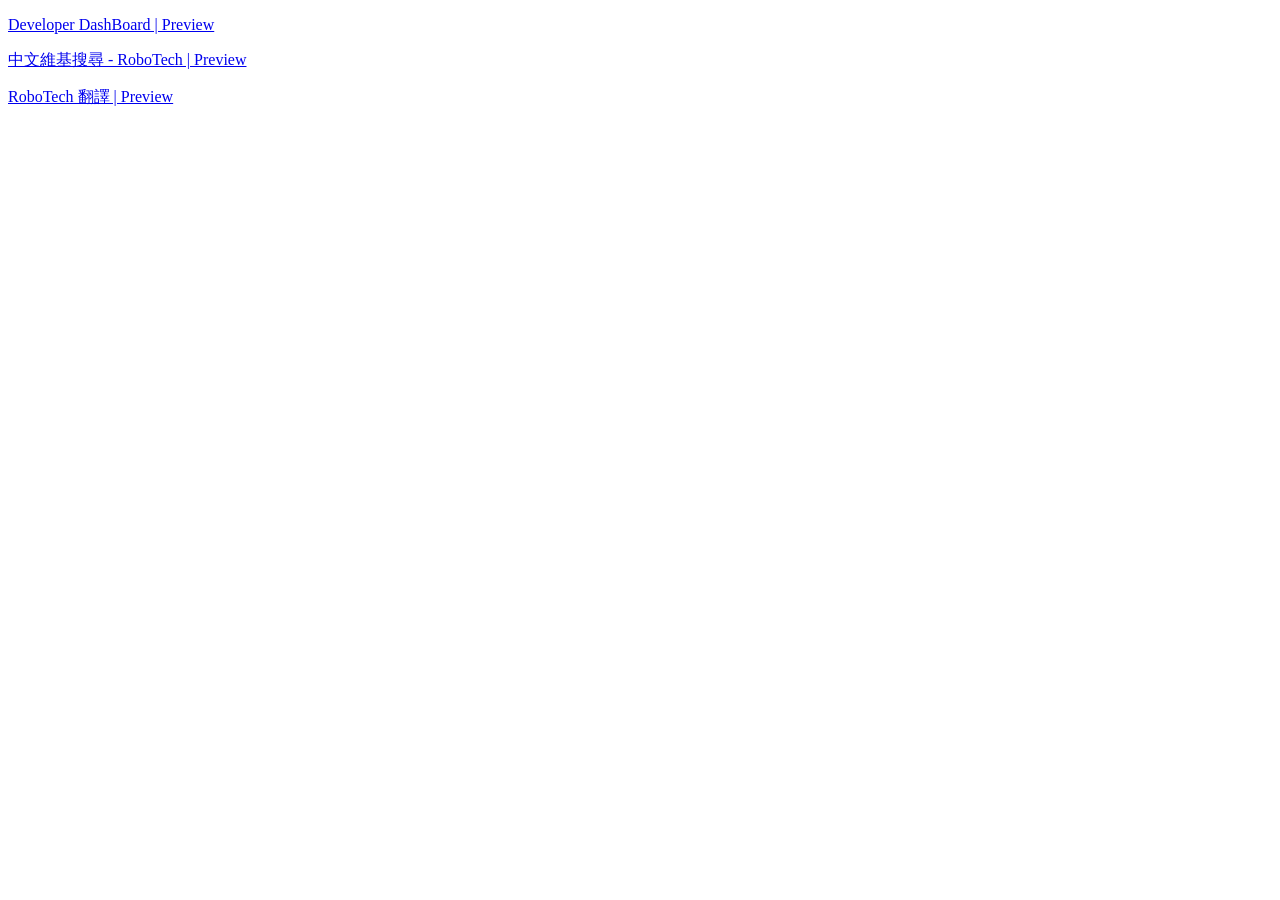
<file: index.html>
<!DOCTYPE html>
<head>
    <meta charset="UTF-8">
    <meta name="viewport" content="width=device-width, initial-scale=1.0">
    <link rel="icon" href="icon.png" type="image/png" />
    <title>開發中的網頁 | 清單</title>
</head>
<body>
    <p><a href="./Dashboard/index.html">Developer DashBoard | Preview</a></p>
    <p><a href="./Wikipedia_Searcher/index.html">中文維基搜尋 - RoboTech | Preview</a></p>
    <p><a href="./Translator/index.html">RoboTech 翻譯 | Preview</a></p>
</body>
</html>
</file>
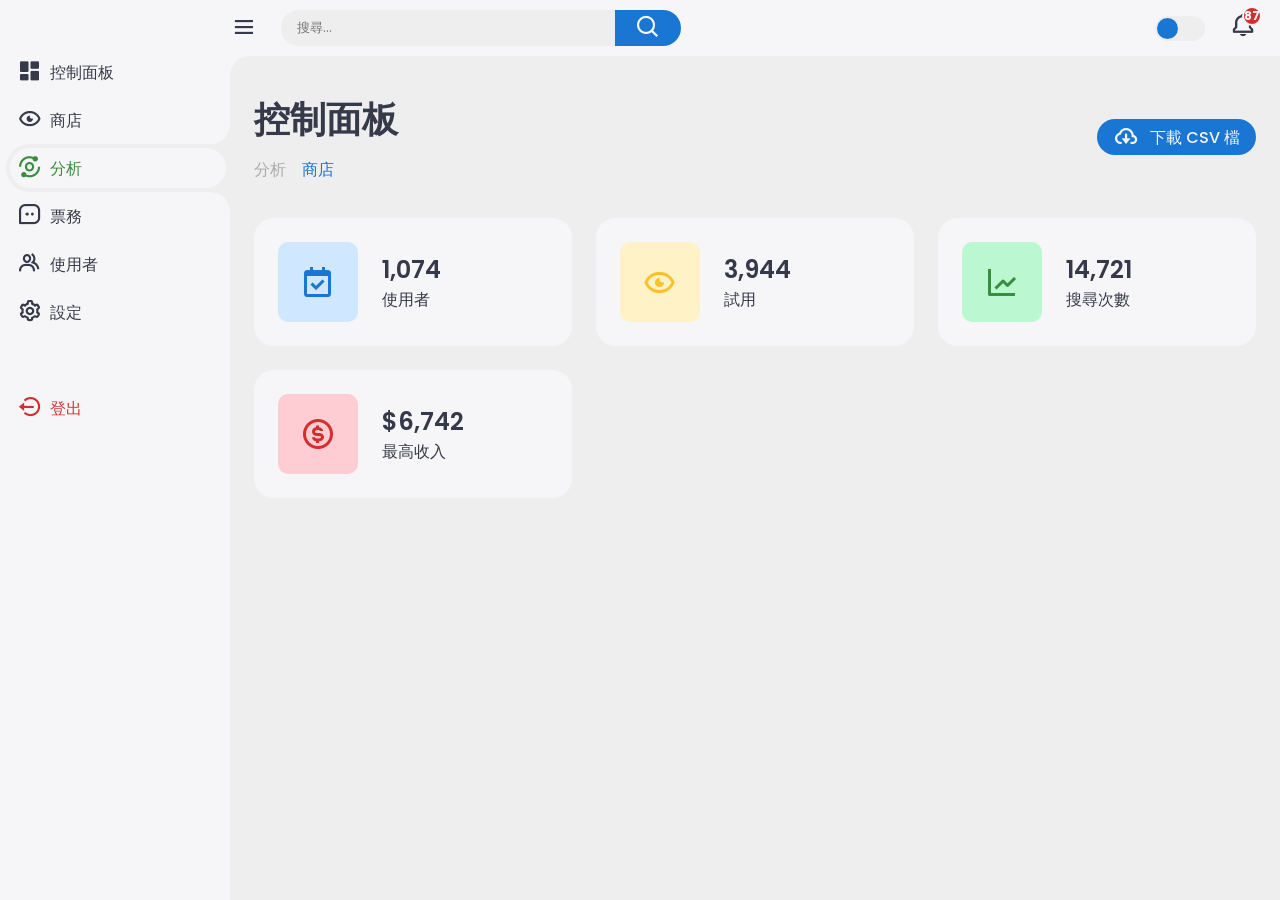
<file: Dashboard/index.html>
<!DOCTYPE html>

<head>
  <meta charset="UTF-8" />
  <meta name="viewport" content="width=device-width, initial-scale=1.0" />
  <link
    href="https://unpkg.com/boxicons@2.1.4/css/boxicons.min.css"
    rel="stylesheet"
  />
  <link rel="icon" href="icon.png" type="image/png" />
  <link rel="stylesheet" href="style.css" />
  <title>RoboTech DashBoard | Preview</title>
  <style>
  </style>
</head>

<!-- 左側選單 -->
<body>
  <div class="sidebar">
    <ul class="side-menu">
      <li>
        <a href="./dashboard.html"><i class="bx bxs-dashboard"></i>控制面板</a>
      </li>
      <li>
        <a href="#"><i class="bx bx-show-alt"></i>商店</a>
      </li>
      <li class="active">
        <a href="#"><i class="bx bx-analyse"></i>分析</a>
      </li>
      <li>
        <a href="#"><i class="bx bx-message-square-dots"></i>票務</a>
      </li>
      <li>
        <a href="#"><i class="bx bx-group"></i>使用者</a>
      </li>
      <li>
        <a href="#"><i class="bx bx-cog"></i>設定</a>
      </li>
    </ul>
    <ul class="side-menu">
      <li>
        <a href="#" class="logout">
          <i class="bx bx-log-out-circle"></i>
          登出
        </a>
      </li>
    </ul>
  </div>

<!-- 搜尋 -->
  <div class="content">
    <nav>
      <i class="bx bx-menu"></i>
      <form action="#">
        <div class="form-input">
          <input type="search" placeholder="搜尋..." />
          <button class="search-btn" type="送出">
            <i class="bx bx-search"></i>
          </button>
        </div>
      </form>
      <input type="checkbox" id="theme-toggle" hidden />
      <label for="theme-toggle" class="theme-toggle"></label>
      <a href="#" class="notif">
        <i class="bx bx-bell"></i>
        <span class="count">87</span>
      </a>
    </nav>

<!-- 主要 -->
    <main>
      <div class="header">
        <div class="left">
          <h1>控制面板</h1>
          <ul class="breadcrumb">
            <li><a href="#"> 分析 </a></li>
            <li><a href="#" class="active">商店</a></li>
          </ul>
        </div>
        <a href="#" class="report">
          <i class="bx bx-cloud-download"></i>
          <span>下載 CSV 檔</span>
        </a>
      </div>

      <ul class="insights">
        <li>
          <i class="bx bx-calendar-check"></i>
          <span class="info">
            <h3>1,074</h3>
            <p>使用者</p>
          </span>
        </li>
        <li>
          <i class="bx bx-show-alt"></i>
          <span class="info">
            <h3>3,944</h3>
            <p>試用</p>
          </span>
        </li>
        <li>
          <i class="bx bx-line-chart"></i>
          <span class="info">
            <h3>14,721</h3>
            <p>搜尋次數</p>
          </span>
        </li>
        <li>
          <i class="bx bx-dollar-circle"></i>
          <span class="info">
            <h3>$6,742</h3>
            <p>最高收入</p>
          </span>
        </li>
      </ul>
    </main>
  </div>
  <script src="index.js"></script>
</body>
</html>
</file>
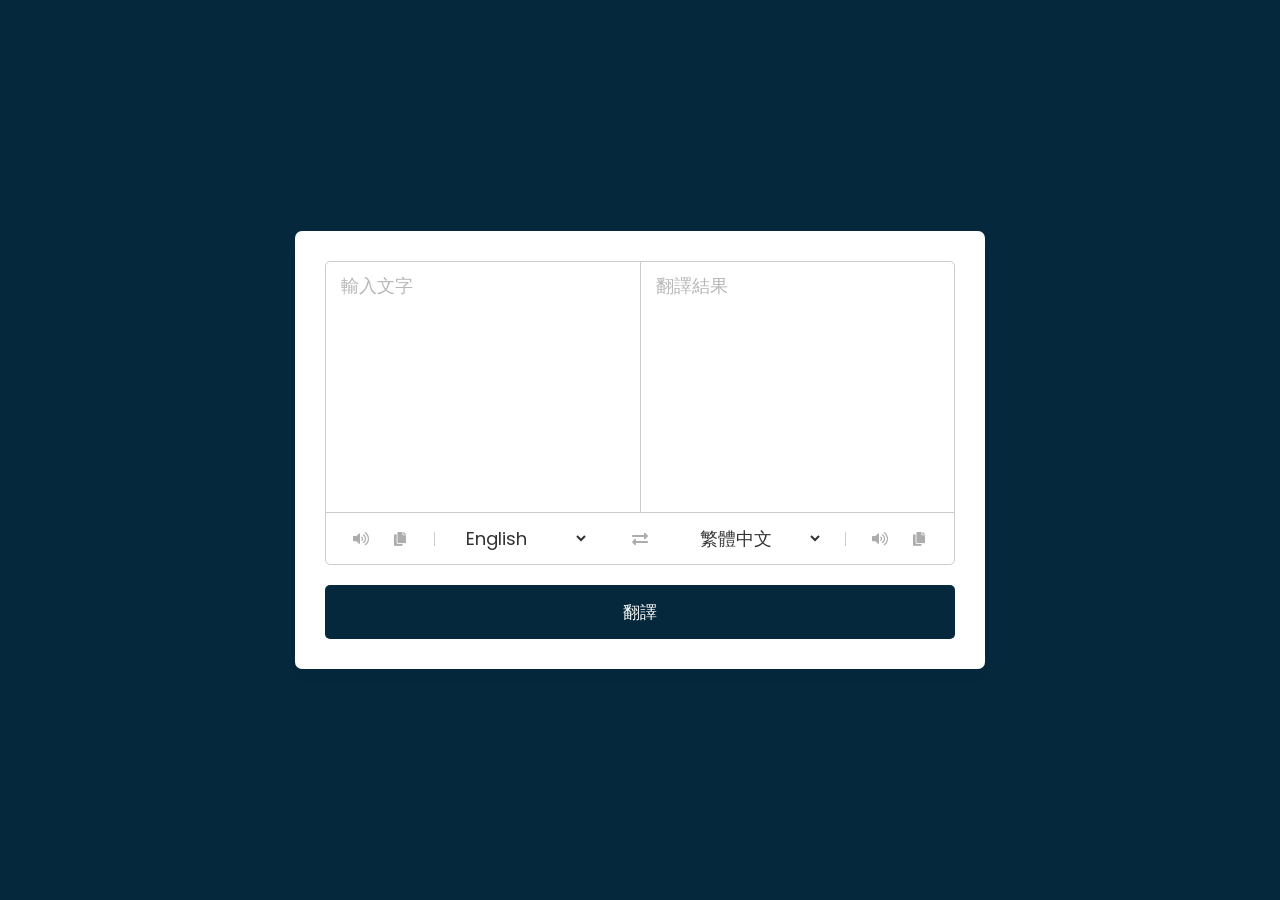
<file: Translator/index.html>
<!DOCTYPE html>
<html lang="zh-Hant">
  <head>
    <meta charset="utf-8" />
    <title>RoboTech 翻譯 | Preview</title>
    <link rel="stylesheet" href="style.css" />
    <link rel="icon" href="icon.png" type="image/png" />
    <meta name="viewport" content="width=device-width, initial-scale=1.0" />
    <!-- Font Awesome CDN Link for Icons -->
    <link
      rel="stylesheet"
      href="https://cdnjs.cloudflare.com/ajax/libs/font-awesome/5.15.3/css/all.min.css"
    />
  </head>

  <body>
    <div class="container">
      <div class="wrapper">
        <div class="text-input">
          <textarea
            spellcheck="false"
            class="from-text"
            placeholder="輸入文字"
          ></textarea>
          <textarea
            spellcheck="false"
            readonly
            disabled
            class="to-text"
            placeholder="翻譯結果"
          ></textarea>
        </div>
        <ul class="controls">
          <li class="row from">
            <div class="icons">
              <i id="from" class="fas fa-volume-up"></i>
              <i id="from" class="fas fa-copy"></i>
            </div>
            <select></select>
          </li>
          <li class="exchange"><i class="fas fa-exchange-alt"></i></li>
          <li class="row to">
            <select></select>
            <div class="icons">
              <i id="to" class="fas fa-volume-up"></i>
              <i id="to" class="fas fa-copy"></i>
            </div>
          </li>
        </ul>
      </div>
      <button>翻譯</button>
    </div>

    <script src="js/countries.js"></script>
    <script src="js/script.js"></script>
  </body>
</html>
</file>
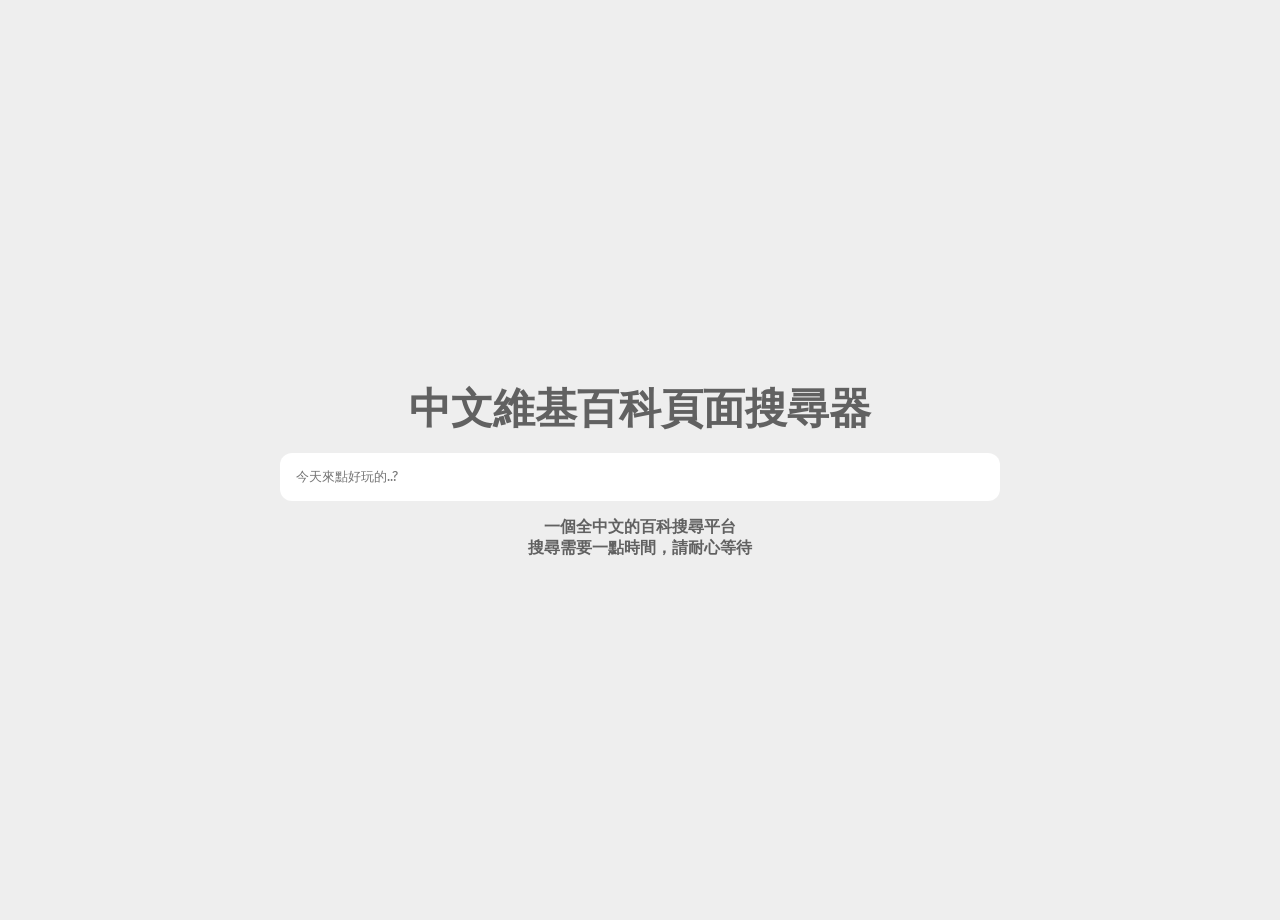
<file: Wikipedia_Searcher/index.html>
<!DOCTYPE html>

<head>
    <meta charset="UTF-8">
    <meta name="viewport" content="width=device-width, initial-scale=1.0">
    <link rel="stylesheet" href="style.css">
    <link rel="icon" href="icon.png" type="image/png" />
    <title>中文維基搜尋 - RoboTech | Preview</title>
</head>

<body>

    <div class="container">
        <header>
            <h1>中文維基百科頁面搜尋器</h1>
            <form class="search-box">
                <input type="search" placeholder="今天來點好玩的..?">
            </form>
            <p>一個全中文的百科搜尋平台</p>
            <p>搜尋需要一點時間，請耐心等待</p>
        </header>
        <div class="results"></div>
    </div>

    <script src="script.js"></script>
</body>

</html>
</file>
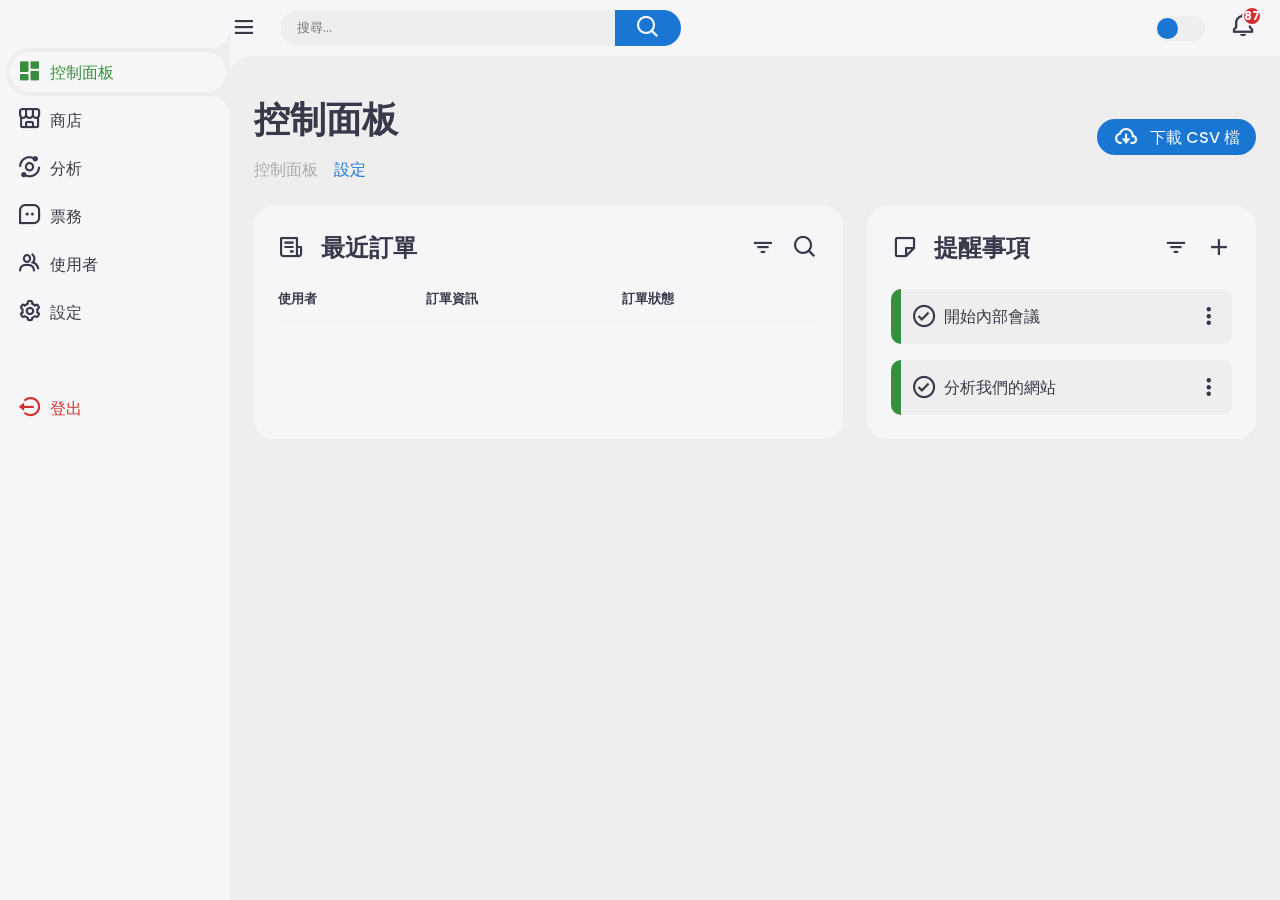
<file: Dashboard/dashboard.html>
<!DOCTYPE html>

<head>
    <meta charset="UTF-8">
    <meta name="viewport" content="width=device-width, initial-scale=1.0">
    <link href='https://unpkg.com/boxicons@2.1.4/css/boxicons.min.css' rel='stylesheet'>
    <link rel="stylesheet" href="style.css">
    <link rel="icon" href="icon.png" type="image/png" />
    <title>RoboTech DashBoard | Preview</title>
</head>

<body>
    <div class="sidebar">
        <ul class="side-menu">
            <li class="active"><a href="#"><i class='bx bxs-dashboard'></i>控制面板</a></li>
            <li><a href="#"><i class='bx bx-store-alt'></i>商店</a></li>
            <li><a href="./index.html"><i class='bx bx-analyse'></i>分析</a></li>
            <li><a href="#"><i class='bx bx-message-square-dots'></i>票務</a></li>
            <li><a href="#"><i class='bx bx-group'></i>使用者</a></li>
            <li><a href="#"><i class='bx bx-cog'></i>設定</a></li>
        </ul>
        <ul class="side-menu">
            <li>
                <a href="#" class="logout">
                    <i class='bx bx-log-out-circle'></i>
                    登出
                </a>
            </li>
        </ul>
    </div>

    <div class="content">
        <nav>
            <i class='bx bx-menu'></i>
            <form action="#">
                <div class="form-input">
                    <input type="search" placeholder="搜尋...">
                    <button class="search-btn" type="送出"><i class='bx bx-search'></i></button>
                </div>
            </form>
            <input type="checkbox" id="theme-toggle" hidden>
            <label for="theme-toggle" class="theme-toggle"></label>
            <a href="#" class="notif">
                <i class='bx bx-bell'></i>
                <span class="count">87</span>
            </a>
        </nav>

        <main>
            <div class="header">
                <div class="left">
                    <h1>控制面板</h1>
                    <ul class="breadcrumb">
                        <li><a href="#">
                                控制面板
                            </a>
                        </li>
                        <li><a href="#" class="active">設定</a></li>
                    </ul>
                </div>
                <a href="#" class="report">
                    <i class='bx bx-cloud-download'></i>
                    <span>下載 CSV 檔</span>
                </a>
            </div>

            <div class="bottom-data">
                <div class="orders">
                    <div class="header">
                        <i class='bx bx-receipt'></i>
                        <h3>最近訂單</h3>
                        <i class='bx bx-filter'></i>
                        <i class='bx bx-search'></i>
                    </div>
                    <table>
                        <thead>
                            <tr>
                                <th>使用者</th>
                                <th>訂單資訊</th>
                                <th>訂單狀態</th>
                            </tr>
                        </thead>
                    </table>
                </div>

                <div class="reminders">
                    <div class="header">
                        <i class='bx bx-note'></i>
                        <h3>提醒事項</h3>
                        <i class='bx bx-filter'></i>
                        <i class='bx bx-plus'></i>
                    </div>
                    <ul class="task-list">
                        <li class="completed">
                            <div class="task-title">
                                <i class='bx bx-check-circle'></i>
                                <p>開始內部會議</p>
                            </div>
                            <i class='bx bx-dots-vertical-rounded'></i>
                        </li>
                        <li class="completed">
                            <div class="task-title">
                                <i class='bx bx-check-circle'></i>
                                <p>分析我們的網站</p>
                            </div>
                            <i class='bx bx-dots-vertical-rounded'></i>
                        </li>
                    </ul>
                </div>
            </div>
        </main>
    </div>
    <script src="index.js"></script>
</body>
</html>
</file>
<file: Dashboard/style.css>
@import url('https://fonts.googleapis.com/css2?family=Poppins:wght@300;400;500;600;700;800&display=swap');

:root {
    --light: #f6f6f9;
    --primary: #1976D2;
    --light-primary: #CFE8FF;
    --grey: #eee;
    --dark-grey: #AAAAAA;
    --dark: #363949;
    --danger: #D32F2F;
	--light-danger: #FECDD3;
    --warning: #FBC02D;
    --light-warning: #FFF2C6;
    --success: #388E3C;
    --light-success: #BBF7D0;
}

*{
    margin: 0;
    padding: 0;
    box-sizing: border-box;
    font-family: 'Poppins', sans-serif;
}

.bx{
    font-size: 1.7rem;
}

a{
    text-decoration: none;
}

li{
    list-style: none;
}

html{
    overflow-x: hidden;
}

body.dark{
    --light: #181a1e;
    --grey: #25252c;
    --dark: #fbfbfb
}

body{
    background: var(--grey);
    overflow-x: hidden;
}

.sidebar{
    position: fixed;
    top: 0;
    left: 0;
    background: var(--light);
    width: 230px;
    height: 100%;
    z-index: 2000;
    overflow-x: hidden;
    scrollbar-width: none;
    transition: all 0.3s ease;
}

.sidebar::-webkit-scrollbar{
    display: none;
}

.sidebar.close{
    width: 60px;
}

.sidebar .logo{
    font-size: 24px;
    font-weight: 700;
    height: 56px;
    display: flex;
    align-items: center;
    color: var(--primary);
    z-index: 500;
    padding-bottom: 20px;
    box-sizing: content-box;
}

.sidebar .logo .logo-name span{
    color: var(--dark);
}

.sidebar .logo .bx{
    min-width: 60px;
    display: flex;
    justify-content: center;
    font-size: 2.2rem;
}

.sidebar .side-menu{
    width: 100%;
    margin-top: 48px;
}

.sidebar .side-menu li{
    height: 48px;
    background: transparent;
    margin-left: 6px;
    border-radius: 48px 0 0 48px;
    padding: 4px;
}

.sidebar .side-menu li.active{
    background: var(--grey);
    position: relative;
}

.sidebar .side-menu li.active::before{
    content: "";
    position: absolute;
    width: 40px;
    height: 40px;
    border-radius: 50%;
    top: -40px;
    right: 0;
    box-shadow: 20px 20px 0 var(--grey);
    z-index: -1;
}

.sidebar .side-menu li.active::after{
    content: "";
    position: absolute;
    width: 40px;
    height: 40px;
    border-radius: 50%;
    bottom: -40px;
    right: 0;
    box-shadow: 20px -20px 0 var(--grey);
    z-index: -1;
}

.sidebar .side-menu li a{
    width: 100%;
    height: 100%;
    background: var(--light);
    display: flex;
    align-items: center;
    border-radius: 48px;
    font-size: 16px;
    color: var(--dark);
    white-space: nowrap;
    overflow-x: hidden;
    transition: all 0.3s ease;
}

.sidebar .side-menu li.active a{
    color: var(--success);
}

.sidebar.close .side-menu li a{
    width: calc(48px - (4px * 2));
    transition: all 0.3s ease;
}

.sidebar .side-menu li a .bx{
    min-width: calc(60px - ((4px + 6px) * 2));
    display: flex;
    font-size: 1.6rem;
    justify-content: center;
}

.sidebar .side-menu li a.logout{
    color: var(--danger);
}

.content{
    position: relative;
    width: calc(100% - 230px);
    left: 230px;
    transition: all 0.3s ease;
}

.sidebar.close~.content{
    width: calc(100% - 60px);
    left: 60px;
}

.content nav{
    height: 56px;
    background: var(--light);
    padding: 0 24px 0 0;
    display: flex;
    align-items: center;
    grid-gap: 24px;
    position: sticky;
    top: 0;
    left: 0;
    z-index: 1000;
}

.content nav::before{
    content: "";
    position: absolute;
    width: 40px;
    height: 40px;
    bottom: -40px;
    left: 0;
    border-radius: 50%;
    box-shadow: -20px -20px 0 var(--light);
}

.content nav a{
    color: var(--dark);
}

.content nav .bx.bx-menu{
    cursor: pointer;
    color: var(--dark);
}

.content nav form{
    max-width: 400px;
    width: 100%;
    margin-right: auto;
}

.content nav form .form-input{
    display: flex;
    align-items: center;
    height: 36px;
}

.content nav form .form-input input{
    flex-grow: 1;
    padding: 0 16px;
    height: 100%;
    border: none;
    background: var(--grey);
    border-radius: 36px 0 0 36px;
    outline: none;
    width: 100%;
    color: var(--dark);
}

.content nav form .form-input button{
    width: 80px;
    height: 100%;
    display: flex;
    justify-content: center;
    align-items: center;
    background: var(--primary);
    color: var(--light);
    font-size: 18px;
    border: none;
    outline: none;
    border-radius: 0 36px 36px 0;
    cursor: pointer;
}

.content nav .notif{
    font-size: 20px;
    position: relative;
}

.content nav .notif .count{
    position: absolute;
    top: -6px;
    right: -6px;
    width: 20px;
    height: 20px;
    background: var(--danger);
    border-radius: 50%;
    color: var(--light);
    border: 2px solid var(--light);
    font-weight: 700;
    font-size: 12px;
    display: flex;
    align-items: center;
    justify-content: center;
}

.content nav .profile img{
    width: 36px;
    height: 36px;
    object-fit: cover;
    border-radius: 50%;
}

.content nav .theme-toggle{
    display: block;
    min-width: 50px;
    height: 25px;
    background: var(--grey);
    cursor: pointer;
    position: relative;
    border-radius: 25px;
}

.content nav .theme-toggle::before{
    content: "";
    position: absolute;
    top: 2px;
    left: 2px;
    bottom: 2px;
    width: calc(25px - 4px);
    background: var(--primary);
    border-radius: 50%;
    transition: all 0.3s ease;
}

.content nav #theme-toggle:checked+.theme-toggle::before{
    left: calc(100% - (25px - 4px) - 2px);
}

.content main{
    width: 100%;
    padding: 36px 24px;
    max-height: calc(100vh - 56px);
}

.content main .header{
    display: flex;
    align-items: center;
    justify-content: space-between;
    grid-gap: 16px;
    flex-wrap: wrap;
}

.content main .header .left h1{
    font-size: 36px;
    font-weight: 600;
    margin-bottom: 10px;
    color: var(--dark);
}

.content main .header .left .breadcrumb{
    display: flex;
    align-items: center;
    grid-gap: 16px;
}

.content main .header .left .breadcrumb li{
    color: var(--dark);
}

.content main .header .left .breadcrumb li a{
    color: var(--dark-grey);
    pointer-events: none;
}

.content main .header .left .breadcrumb li a.active{
    color: var(--primary);
    pointer-events: none;
}

.content main .header .report{
    height: 36px;
    padding: 0 16px;
    border-radius: 36px;
    background: var(--primary);
    color: var(--light);
    display: flex;
    align-items: center;
    justify-content: center;
    grid-gap: 10px;
    font-weight: 500;
}

.content main .insights{
    display: grid;
    grid-template-columns: repeat(auto-fit, minmax(240px, 1fr));
    grid-gap: 24px;
    margin-top: 36px;
}

.content main .insights li{
    padding: 24px;
    background: var(--light);
    border-radius: 20px;
    display: flex;
    align-items: center;
    grid-gap: 24px;
    cursor: pointer;
}

.content main .insights li .bx{
    width: 80px;
    height: 80px;
    border-radius: 10px;
    font-size: 36px;
    display: flex;
    align-items: center;
    justify-content: center;
}

.content main .insights li:nth-child(1) .bx{
    background: var(--light-primary);
    color: var(--primary);
}

.content main .insights li:nth-child(2) .bx{
    background: var(--light-warning);
    color: var(--warning);
}

.content main .insights li:nth-child(3) .bx{
    background: var(--light-success);
    color: var(--success);
}

.content main .insights li:nth-child(4) .bx{
    background: var(--light-danger);
    color: var(--danger);
}

.content main .insights li .info h3{
    font-size: 24px;
    font-weight: 600;
    color: var(--dark);
}

.content main .insights li .info p{
    color: var(--dark);
}

.content main .bottom-data{
    display: flex;
    flex-wrap: wrap;
    grid-gap: 24px;
    margin-top: 24px;
    width: 100%;
    color: var(--dark);
}

.content main .bottom-data>div{
    border-radius: 20px;
    background: var(--light);
    padding: 24px;
    overflow-x: auto;
}

.content main .bottom-data .header{
    display: flex;
    align-items: center;
    grid-gap: 16px;
    margin-bottom: 24px;
}

.content main .bottom-data .header h3{
    margin-right: auto;
    font-size: 24px;
    font-weight: 600;
}

.content main .bottom-data .header .bx{
    cursor: pointer;
}

.content main .bottom-data .orders{
    flex-grow: 1;
    flex-basis: 500px;
}

.content main .bottom-data .orders table{
    width: 100%;
    border-collapse: collapse;
}

.content main .bottom-data .orders table th{
    padding-bottom: 12px;
    font-size: 13px;
    text-align: left;
    border-bottom: 1px solid var(--grey);
}

.content main .bottom-data .orders table td{
    padding: 16px 0;
}

.content main .bottom-data .orders table tr td:first-child{
    display: flex;
    align-items: center;
    grid-gap: 12px;
    padding-left: 6px;
}

.content main .bottom-data .orders table td img{
    width: 36px;
    height: 36px;
    border-radius: 50%;
    object-fit: cover;
}

.content main .bottom-data .orders table tbody tr{
    cursor: pointer;
    transition: all 0.3s ease;
}

.content main .bottom-data .orders table tbody tr:hover{
    background: var(--grey);
}

.content main .bottom-data .orders table tr td .status{
    font-size: 10px;
    padding: 6px 16px;
    color: var(--light);
    border-radius: 20px;
    font-weight: 700;
}

.content main .bottom-data .orders table tr td .status.completed{
    background: var(--success);
}

.content main .bottom-data .orders table tr td .status.process{
    background: var(--primary);
}

.content main .bottom-data .orders table tr td .status.pending{
    background: var(--warning);
}

.content main .bottom-data .reminders{
    flex-grow: 1;
    flex-basis: 300px;
}

.content main .bottom-data .reminders .task-list{
    width: 100%;
}

.content main .bottom-data .reminders .task-list li{
    width: 100%;
    margin-bottom: 16px;
    background: var(--grey);
    padding: 14px 10px;
    border-radius: 10px;
    display: flex;
    align-items: center;
    justify-content: space-between;
}

.content main .bottom-data .reminders .task-list li .task-title{
    display: flex;
    align-items: center;
}

.content main .bottom-data .reminders .task-list li .task-title p{
    margin-left: 6px;
}

.content main .bottom-data .reminders .task-list li .bx{
  cursor: pointer;  
}

.content main .bottom-data .reminders .task-list li.completed{
    border-left: 10px solid var(--success);
}

.content main .bottom-data .reminders .task-list li.not-completed{
    border-left: 10px solid var(--danger);
}

.content main .bottom-data .reminders .task-list li:last-child{
   margin-bottom: 0;
}

@media screen and (max-width: 768px) {
    .sidebar{
        width: 200px;
    }

    .content{
        width: calc(100% - 60px);
        left: 200px;
    }

}

@media screen and (max-width: 576px) {
    
    .content nav form .form-input input{
        display: none;
    }

    .content nav form .form-input button{
        width: auto;
        height: auto;
        background: transparent;
        color: var(--dark);
        border-radius: none;
    }

    .content nav form.show .form-input input{
        display: block;
        width: 100%;
    }

    .content nav form.show .form-input button{
        width: 36px;
        height: 100%;
        color: var(--light);
        background: var(--danger);
        border-radius: 0 36px 36px 0;
    }

    .content nav form.show~.notif, .content nav form.show~.profile{
        display: none;
    }

    .content main .insights {
        grid-template-columns: 1fr;
    }

    .content main .bottom-data .header{
        min-width: 340px;
    }

    .content main .bottom-data .orders table{
        min-width: 340px;
    }

    .content main .bottom-data .reminders .task-list{
        min-width: 340px;
    }

}
</file>
<file: Translator/style.css>
/* Import Google Font - Poppins */
@import url('https://fonts.googleapis.com/css2?family=Poppins:wght@400;500;600;700&display=swap');

* {
  margin: 0;
  padding: 0;
  box-sizing: border-box;
  font-family: 'Poppins', sans-serif;
}

body {
  display: flex;
  align-items: center;
  justify-content: center;
  padding: 0 10px;
  min-height: 100vh;
  background: #06283D;
}

.container {
  max-width: 690px;
  width: 100%;
  padding: 30px;
  background: #fff;
  border-radius: 7px;
  box-shadow: 0 10px 20px rgba(0, 0, 0, 0.01);
}

.wrapper {
  border-radius: 5px;
  border: 1px solid #ccc;
}

.wrapper .text-input {
  display: flex;
  border-bottom: 1px solid #ccc;
}

.text-input .to-text {
  border-radius: 0px;
  border-left: 1px solid #ccc;
}

.text-input textarea {
  height: 250px;
  width: 100%;
  border: none;
  outline: none;
  resize: none;
  background: none;
  font-size: 18px;
  padding: 10px 15px;
  border-radius: 5px;
}

.text-input textarea::placeholder {
  color: #b7b6b6;
}

.controls,
li,
.icons,
.icons i {
  display: flex;
  align-items: center;
  justify-content: space-between;
}

.controls {
  list-style: none;
  padding: 12px 15px;
}

.controls .row .icons {
  width: 38%;
}

.controls .row .icons i {
  width: 50px;
  color: #adadad;
  font-size: 14px;
  cursor: pointer;
  transition: transform 0.2s ease;
  justify-content: center;
}

.controls .row.from .icons {
  padding-right: 15px;
  border-right: 1px solid #ccc;
}

.controls .row.to .icons {
  padding-left: 15px;
  border-left: 1px solid #ccc;
}

.controls .row select {
  color: #333;
  border: none;
  outline: none;
  font-size: 18px;
  background: none;
  padding-left: 5px;
}

.text-input textarea::-webkit-scrollbar {
  width: 4px;
}

.controls .row select::-webkit-scrollbar {
  width: 8px;
}

.text-input textarea::-webkit-scrollbar-track,
.controls .row select::-webkit-scrollbar-track {
  background: #fff;
}

.text-input textarea::-webkit-scrollbar-thumb {
  background: #ddd;
  border-radius: 8px;
}

.controls .row select::-webkit-scrollbar-thumb {
  background: #999;
  border-radius: 8px;
  border-right: 2px solid #ffffff;
}

.controls .exchange {
  color: #adadad;
  cursor: pointer;
  font-size: 16px;
  transition: transform 0.2s ease;
}

.controls i:active {
  transform: scale(0.9);
}

.container button {
  width: 100%;
  padding: 14px;
  outline: none;
  border: none;
  color: #fff;
  cursor: pointer;
  margin-top: 20px;
  font-size: 17px;
  border-radius: 5px;
  background: #06283D;
}

@media (max-width: 660px) {
  .container {
    padding: 20px;
  }

  .wrapper .text-input {
    flex-direction: column;
  }

  .text-input .to-text {
    border-left: 0px;
    border-top: 1px solid #ccc;
  }

  .text-input textarea {
    height: 200px;
  }

  .controls .row .icons {
    display: none;
  }

  .container button {
    padding: 13px;
    font-size: 16px;
  }

  .controls .row select {
    font-size: 16px;
  }

  .controls .exchange {
    font-size: 14px;
  }
}
</file>
<file: Wikipedia_Searcher/style.css>
@import url('https://fonts.googleapis.com/css2?family=Fira+Sans:wght@300;400;500;600;700&display=swap');

*{
    margin: 0;
    padding: 0;
    box-sizing: border-box;
    font-family: 'Fira Sans', sans-serif;
}

body{
    background-color: #eee;
    padding: 0 20px;
}

.container{
    display: flex;
    flex-direction: column;
    justify-content: center;
    min-height: 100vh;
    margin-top: 20px;
}

header{
    display: flex;
    flex-direction: column;
    align-items: center;
}

h1{
    color: #616161;
    font-size: 42px;
    text-transform: uppercase;
    text-align: center;
    margin-bottom: 16px;
}

header p{
    color: #616161;
    font-weight: bold;
}

.search-box{
    display: flex;
    align-items: center;
    justify-content: center;
    border-radius: 6px;
    width: 100%;
    overflow: hidden;
    max-width: 720px;
    margin-bottom: 16px;
    transition: all 0.3s ease;
}

.search-box input{
    display: block;
    appearance: none;
    -webkit-appearance: none;
    outline: none;
    border: none;
    padding: 16px;
    border-radius: 12px;
    width: 100%;
    transition: all 0.3s ease;
}

.search-box:focus-within{
    box-shadow: 0px 7px 29px 0px rgba(100, 100, 111, 0.2);
    transform: translateY(-3px);
}

.results{
    max-width: 768px;
    margin: 0 auto;
}

.result{
    width: 100%;
    padding: 16px;
    margin: 16px 0;
    background-color: #fff;
    border-radius: 14px;
    transition: all 0.3s ease;
}

.result:hover{
    box-shadow: 0px 7px 29px 0px rgba(100, 100, 111, 0.2);
}

.result h3{
    color: #616161;
    font-size: 28px;
    margin-bottom: 16px;
}

.result p{
    color: #313131;
    font-size: 18px;
    margin-bottom: 16px;
}

.result a{
    display: inline-block;
    padding: 12px;
    width: 100%;
    background-color: #5c6bc0;
    color: #fff;
    text-decoration: none;
    text-align: center;
    font-weight: 700;
    border-radius: 12px;
    transition: all 0.3s ease;
}

.result a:hover{
    background-color: #3949ab;
}
</file>
